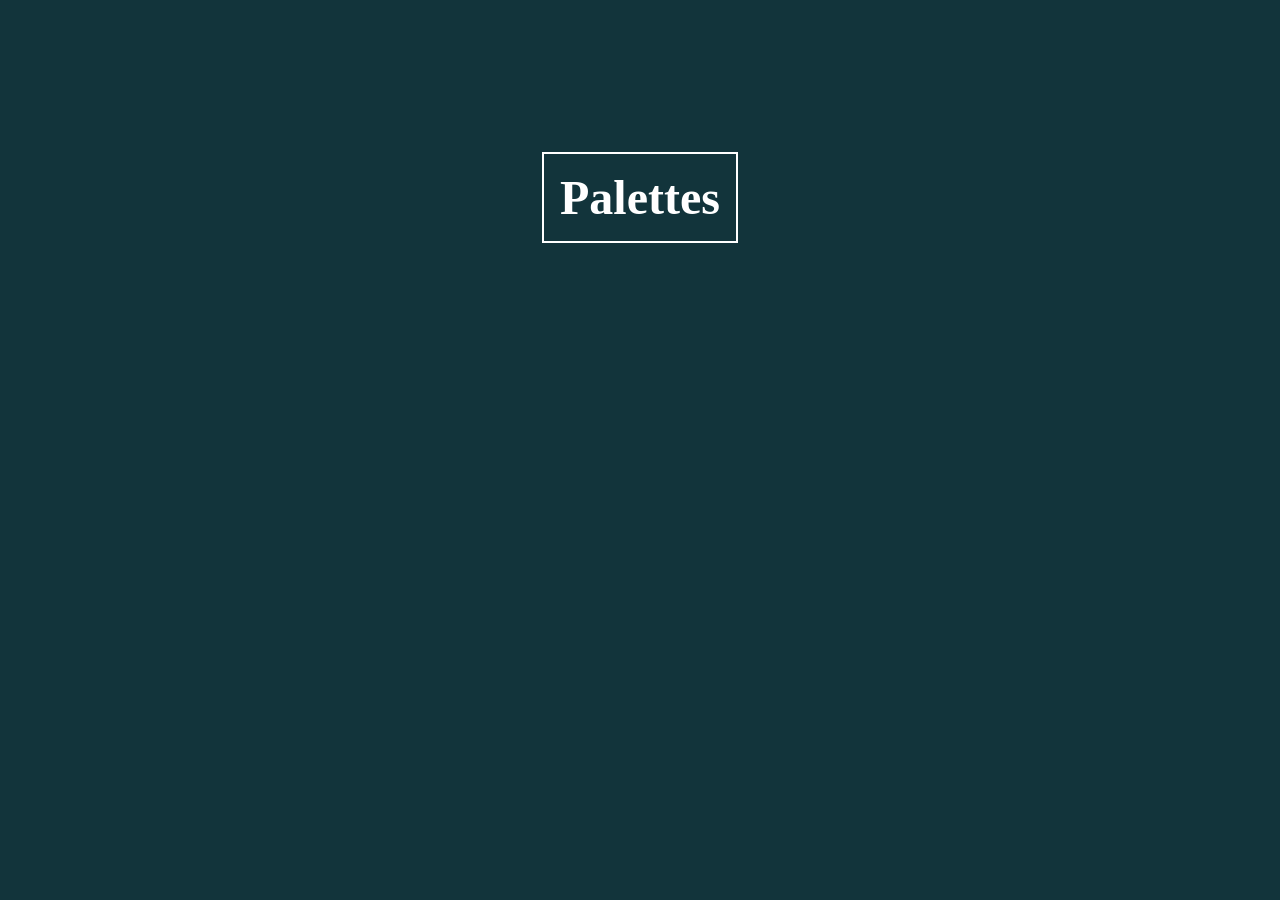
<file: index.html>
<!DOCTYPE html>
<html lang="en">
<head>
    <meta charset="UTF-8">
    <meta name="viewport" content="width=device-width, initial-scale=1.0">
    <title>Style Toolbox</title>
    <link href="../main.css" rel="stylesheet" type="text/css"/>
</head>
<body id="welcomePage">
    <!-- <a href="./pages/fonts.html"> -->
        <!-- <button class="welcomePageBtn" disabled>Fonts</button> -->
    <!-- </a> -->
    <a href="./pages/palettes.html">
        <button class="welcomePageBtn">Palettes</button>
    </a>
    <!-- <button disabled>Fonts</button> -->
    <!-- <a href="./pages/layouts.html">
        <button class="welcomePageBtn">Layouts</button>
    </a> -->
</body>
</html>
</file>
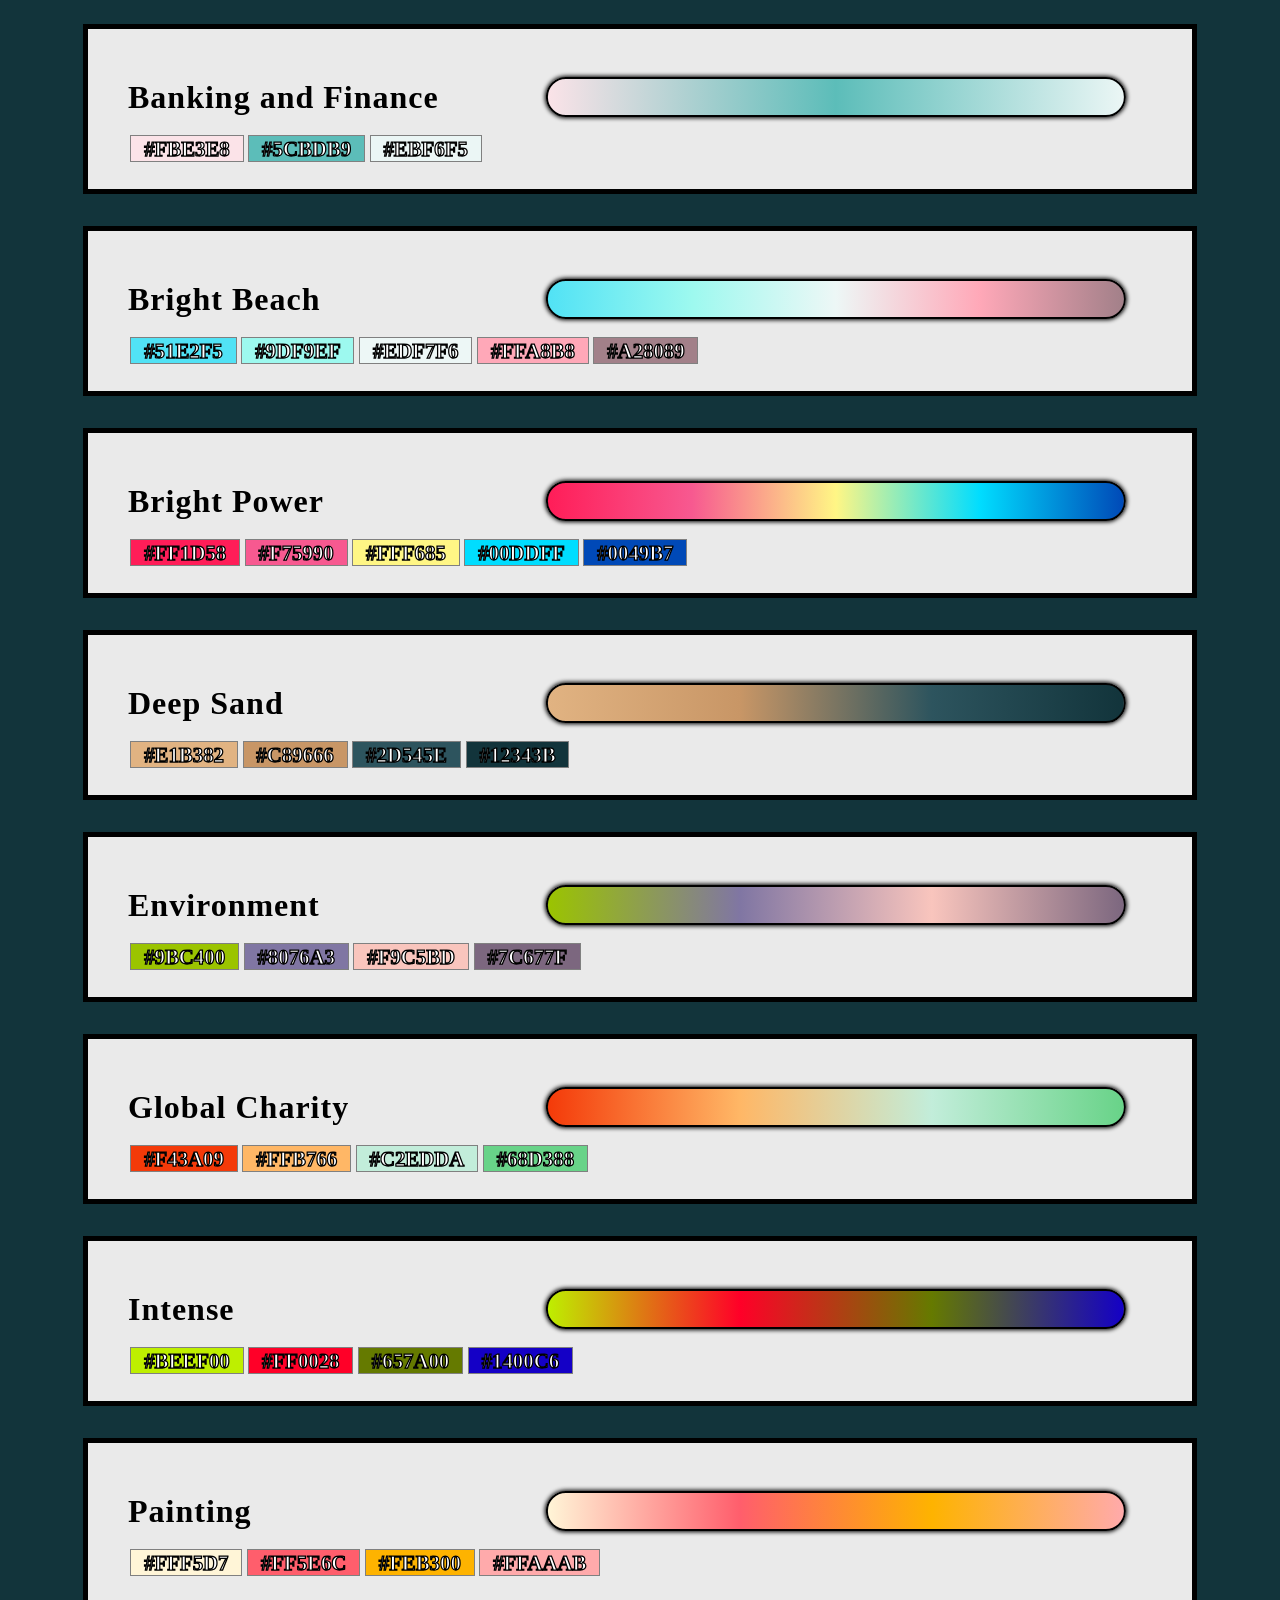
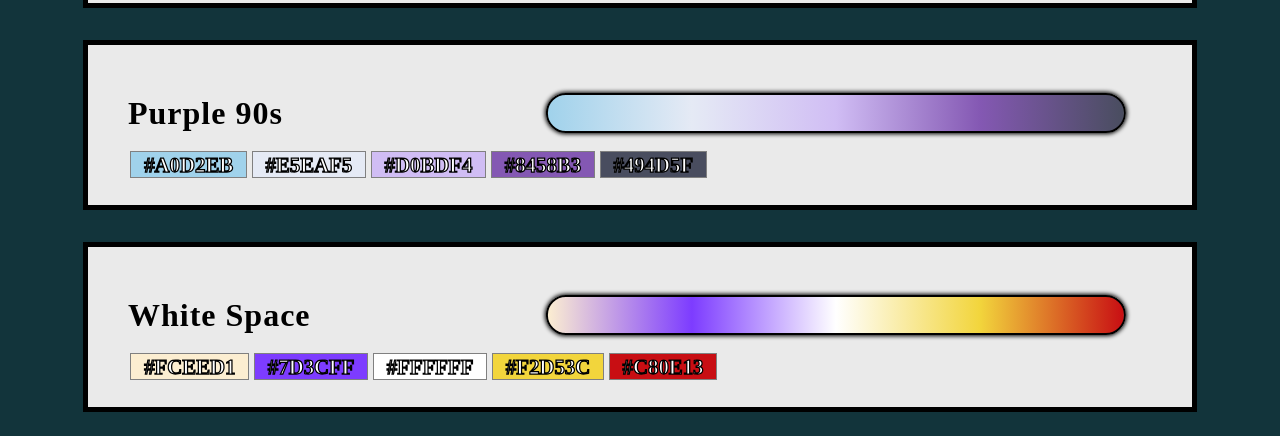
<file: palettes.html>
<!DOCTYPE html>
<html lang="en">
<head>
    <meta charset="UTF-8">
    <meta name="viewport" content="width=device-width, initial-scale=1.0">
    <title>Document</title>
    <script src="./palettes.js" type="module"></script>
    <link href="./main.css" rel="stylesheet" type="text/css"/>
</head>
<body>
    
</body>
</html>
</file>
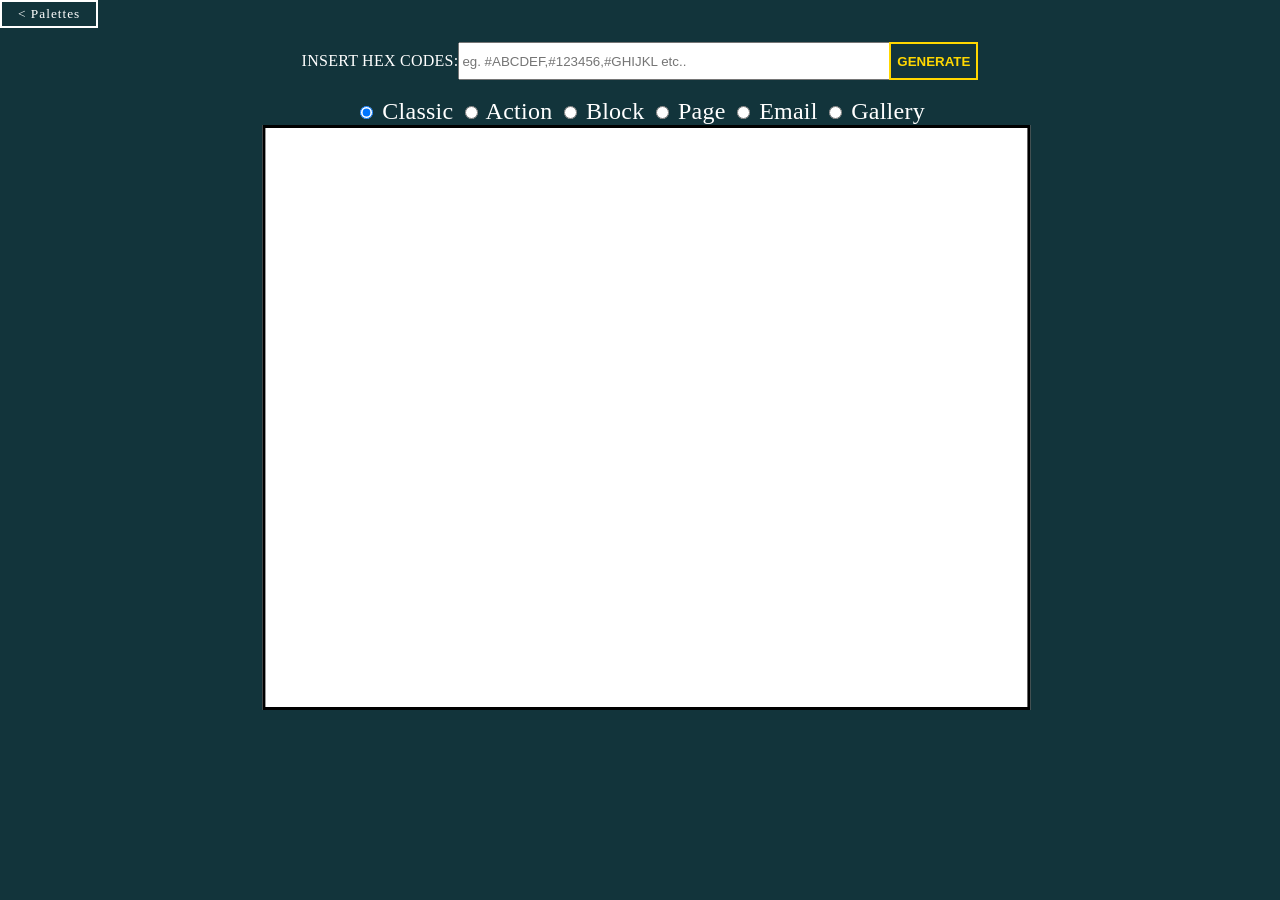
<file: pages/layouts.html>
<!DOCTYPE html>
<html lang="en">
<head>
    <meta charset="UTF-8">
    <meta name="viewport" content="width=device-width, initial-scale=1.0">
    <link href="../main.css" rel="stylesheet" type="text/css"/>
    <script src="../script/layouts.js" type="module"></script>
    <title>Design Templates</title>
</head>
<body id="layoutPage">
    <a href="./palettes.html"><button id="backBtn">&lt; Palettes</button></a>
    <div id="layoutControls" class="layoutContainer">
        <div id="layoutControls">
            <span id="layoutPaletteTitle">INSERT HEX CODES: </span>
            <input type="text" maxlength="47" id="layoutPaletteInput" placeholder="eg. #ABCDEF,#123456,#GHIJKL etc..">
            <button id="generateLayoutBtn">GENERATE</button>
        </div>
    </div>
    <div id="layoutResults" class="layoutContainer">
        <div id="layoutConstructInput">
            <input type="radio" name="layout" class="chooseLayout" id="standard" value="standard" checked>
            <label for="standard">Classic</label>
            <input type="radio" name="layout" class="chooseLayout" id="action" value="action">
            <label for="action">Action</label>
            <input type="radio" name="layout" class="chooseLayout" id="illustrative" value="illustrative">
            <label for="illustrative">Block</label>
            <input type="radio" name="layout" class="chooseLayout" id="brochure" value="brochure">
            <label for="brochure">Page</label>
            <!-- <input type="radio" name="layout" class="chooseLayout" id="focus" value="focus">
            <label for="focus">Focus<label> -->
            <input type="radio" name="layout" class="chooseLayout" id="newsletter" value="newsletter">
            <label for="newsletter">Email</label>
            <input type="radio" name="layout" class="chooseLayout" id="gallery" value="gallery">
            <label for="gallery">Gallery<label>
            <!-- 
            <input type="radio" name="layout" class="chooseLayout" id="mobile" value="Mobile">
            <label for="mobile">Mobile</label>
            <input type="radio" name="layout" class="chooseLayout" id="commerce" value="Commerce">
            <label for="commerce">Commerce</label> -->
        </div>
    


        <div id="carousel">

            <div id="templateContainer">

                <div id="standardTemplate" class="template">
                    <div class="tempHead tempObj fourth"><span class="tempTitle tempObj fourth">Header</span></div>
                    <div class="tempHero tempObj first"><span class="tempTitle tempObj">Hero Section</span></div>
                    <div class="tempBody tempObj second">Body</div>
                    <div class="tempFoot tempObj fifth">Footer</div>
                </div>

                <div id="brochureTemplate" class="template hidden">
                    <div class="tempHead tempObj second"><span class="tempTitle tempObj"></span></div>
                    <div class="tempHero tempObj second"><span class="tempTitle tempObj">Hero Section</span></div>
                    <div id="firstPage" class="tempBody tempObj first">Header</div>
                    <!-- <div class="tempFoot tempObj second"></div> -->
                    <div id="secondPage" class="tempBody tempObj fifth">Body</div>
                    <div id="thirdPage" class="tempBody tempObj fifth">Body</div>
                    <div class="tempFoot tempObj fourth"></div>
                </div>

                <div id="illustrativeTemplate" class="template hidden">
                    <div class="tempHead tempObj third">Body
                        <div class="tempFoot tempObj fifth">Action</div>
                        <span class="tempTitle tempObj"></span></div>
                    <div class="tempHero tempObj first"><span class="tempTitle tempObj">Hero Section</span></div>
                    <div class="tempBody tempObj second">Body</div>
                    <!-- <div class="tempFoot tempObj fifth"></div> -->
                </div>

                <div id="newsletterTemplate" class="template hidden">
                    <div class="tempHead tempObj fourth"><span class="tempTitle tempObj">Header</span></div>
                    <div class="tempHero tempObj first"><span class="tempTitle tempObj">Hero Section</span></div>
                    <div class="tempBody1 tempObj second">Body</div>
                    <div class="tempBody2 tempObj third">Body</div>
                    <div class="tempFoot tempObj fifth">Footer</div>
                </div>

                <div id="actionTemplate" class="template hidden">
                    <div class="tempHero tempObj first"><span class="tempTitle tempObj">Hero Section</span></div>
                    <div class="tempAction tempObj second">Action</div>
                </div>

                <div id="focusTemplate" class="template hidden">
                    <div class="tempHero tempObj first"><span class="tempTitle tempObj spec">Hero Section</span></div>
                </div>

                <div id="galleryTemplate" class="template hidden">
                    <div class="tempHead tempObj first"><span class="tempTitle tempObj">Title</span></div>
                    <div class="tempHero first">
                        <div class="galleryBlock second"></div>
                        <div class="galleryBlock second"></div>
                        <div class="galleryBlock third"></div>
                        <div class="galleryBlock third"></div>
                        <div class="galleryBlock fourth"></div>
                        <div class="galleryBlock fourth"></div>
                        <div class="galleryBlock fifth"></div>
                        <div class="galleryBlock fifth"></div>
                        <div class="galleryBlock sixth"></div>
                        <div class="galleryBlock sixth"></div>
                    </div>
                    <!-- <div class="tempBody tempObj second">Body</div> -->
                    <!-- <div class="tempFoot tempObj fifth">Footer</div> -->
                </div>
                
            </div>

        </div>



    </div>
</body>
</html>
</file>
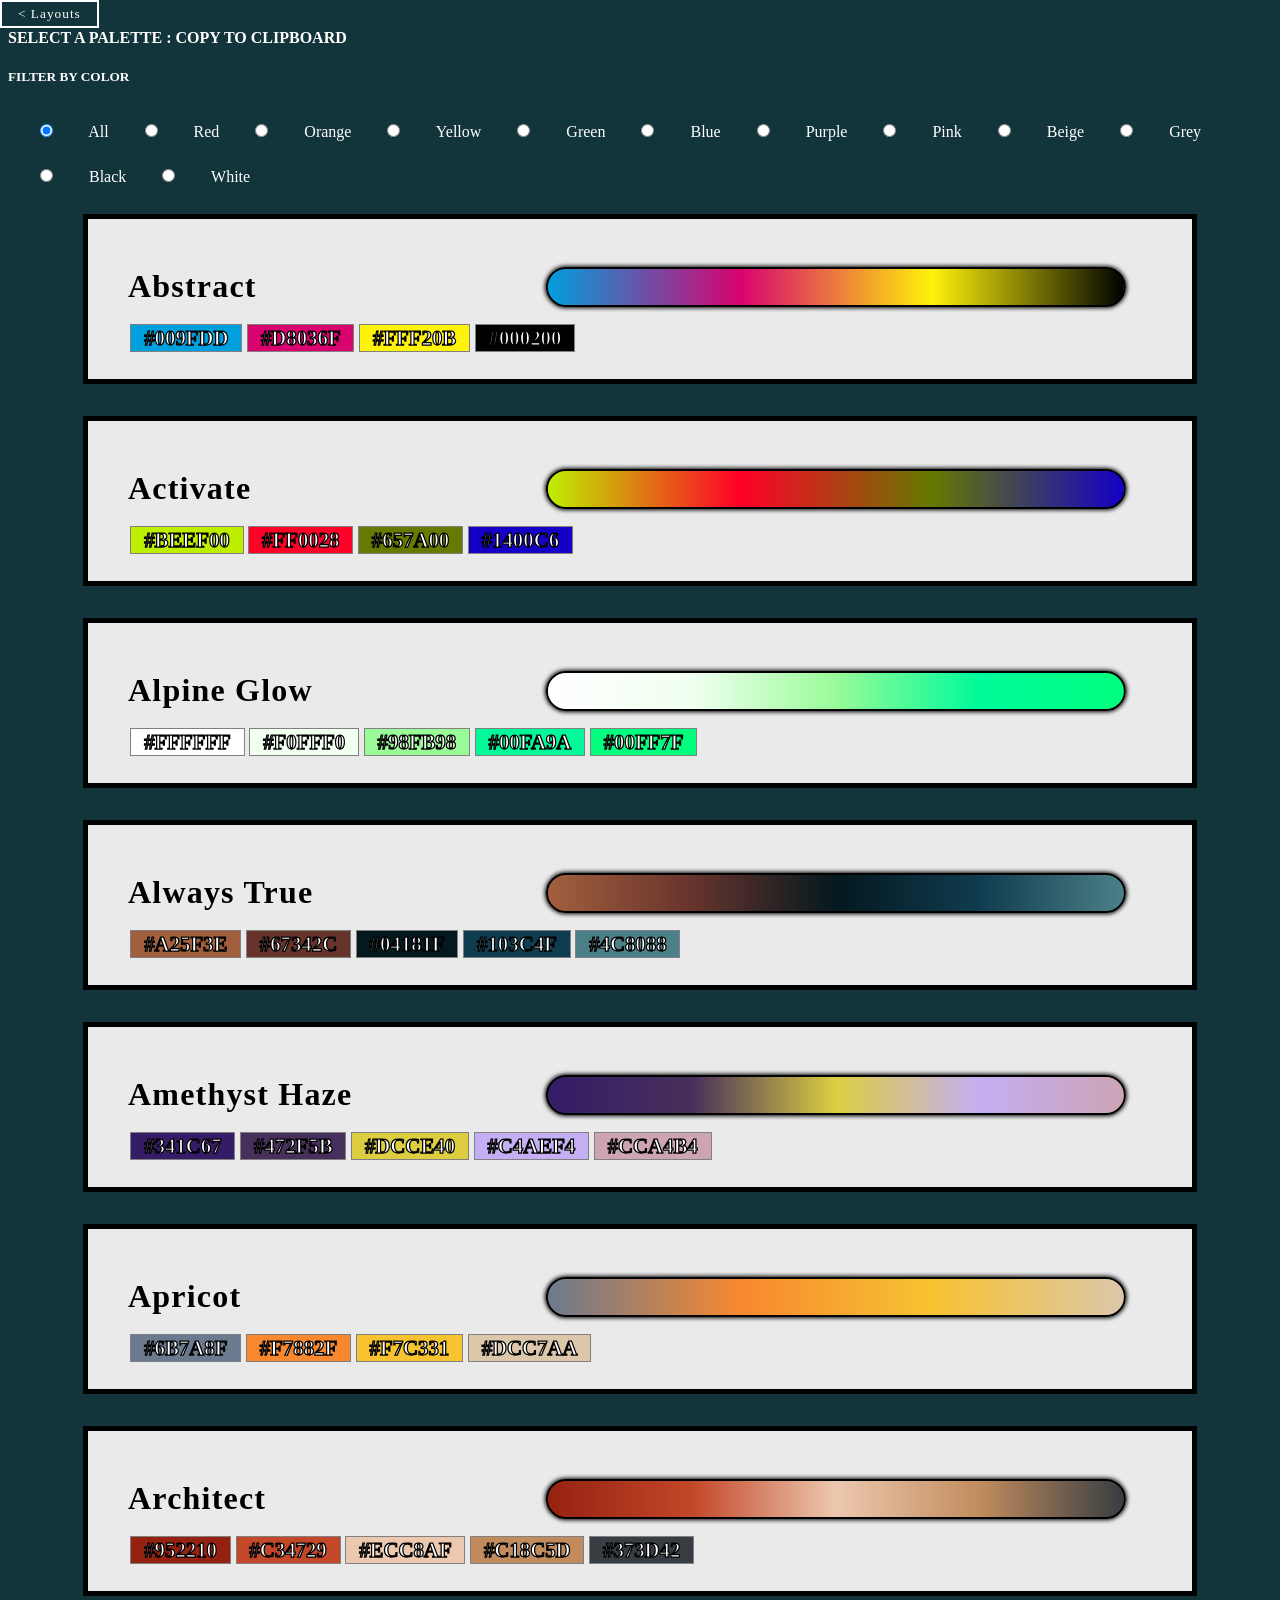
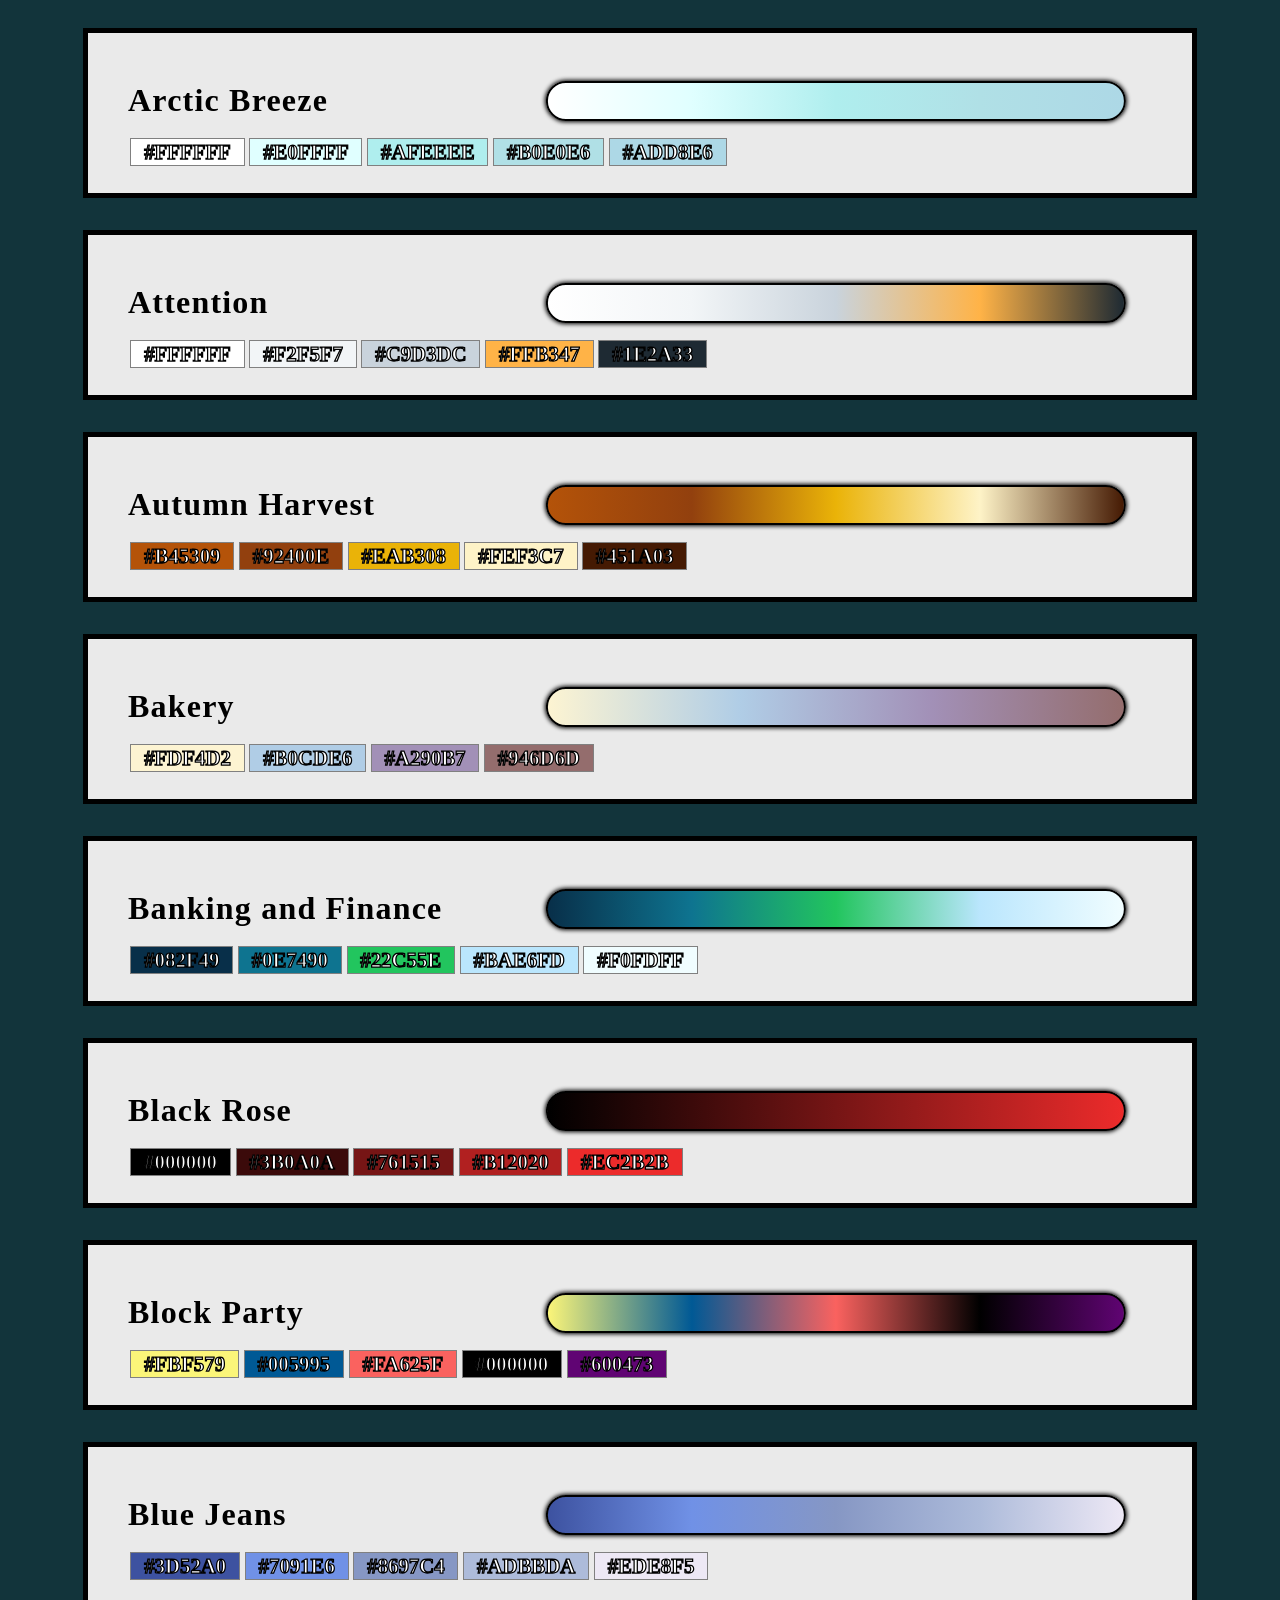
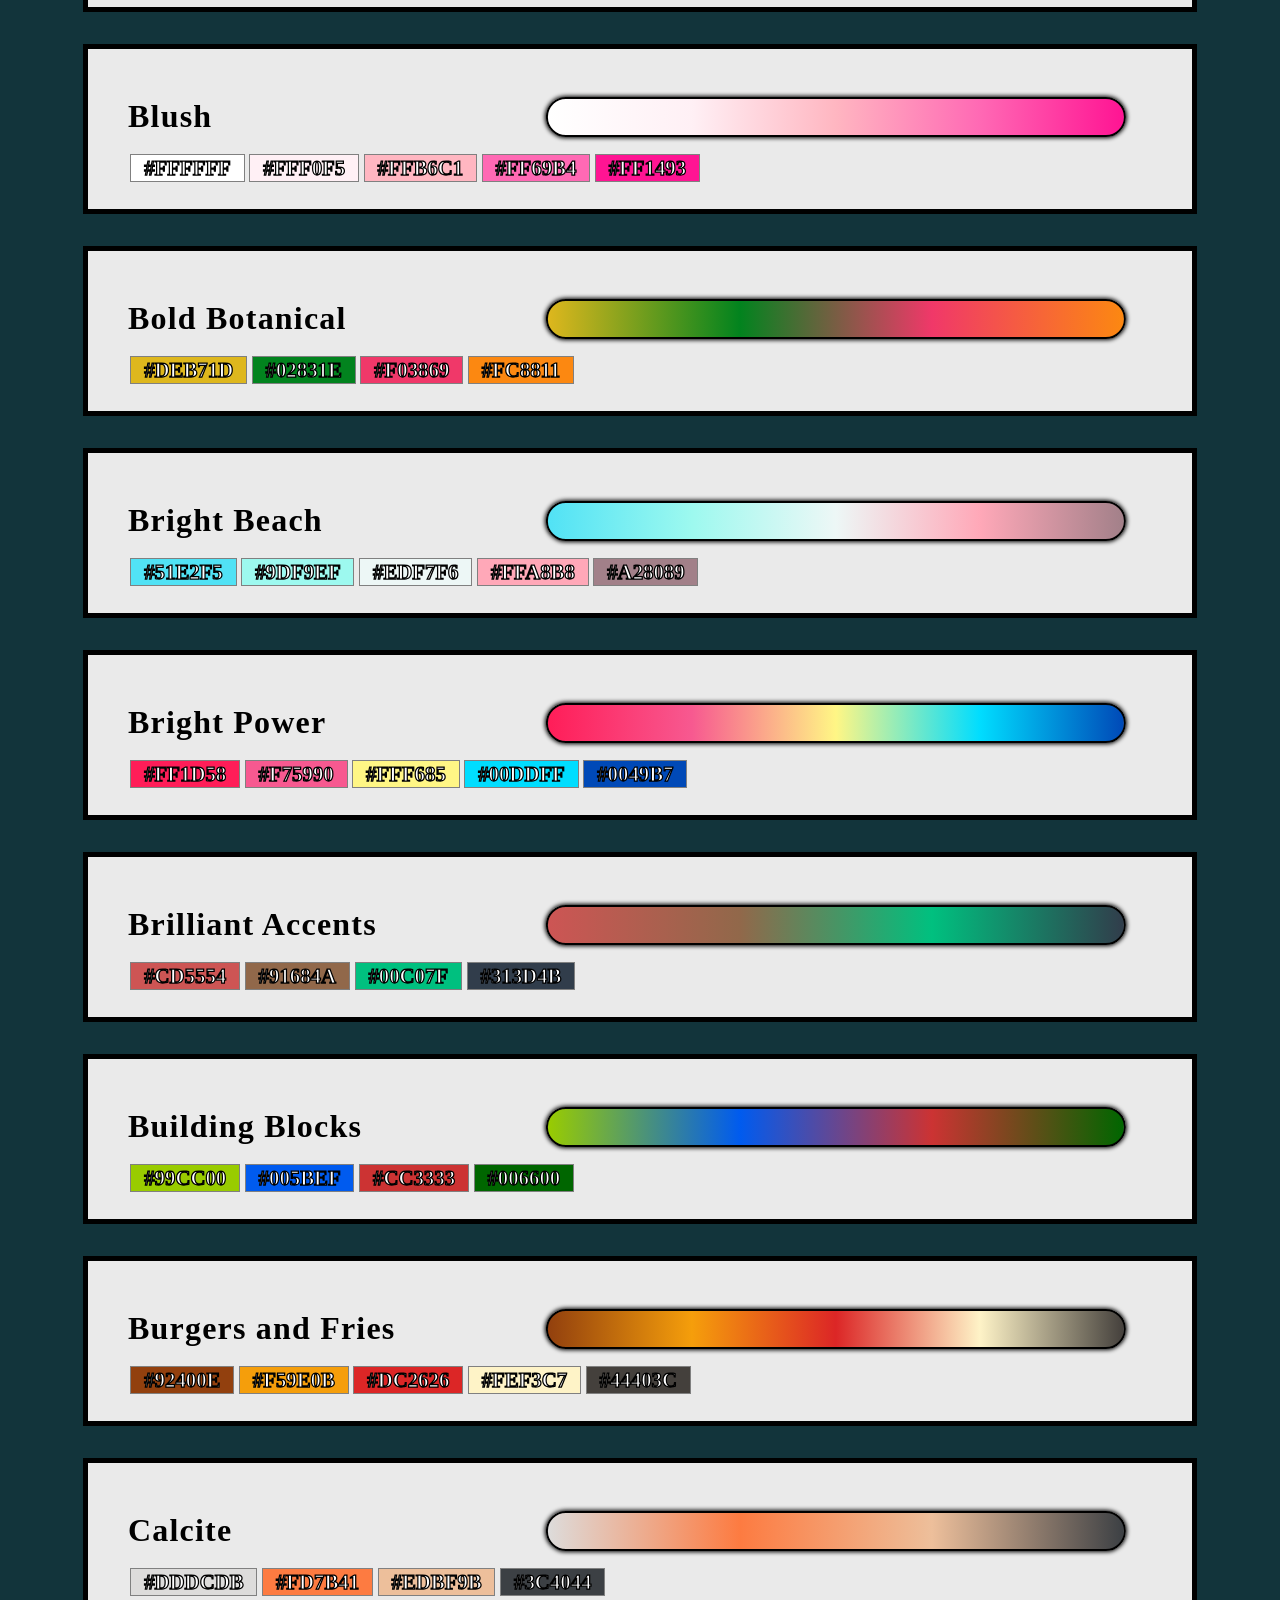
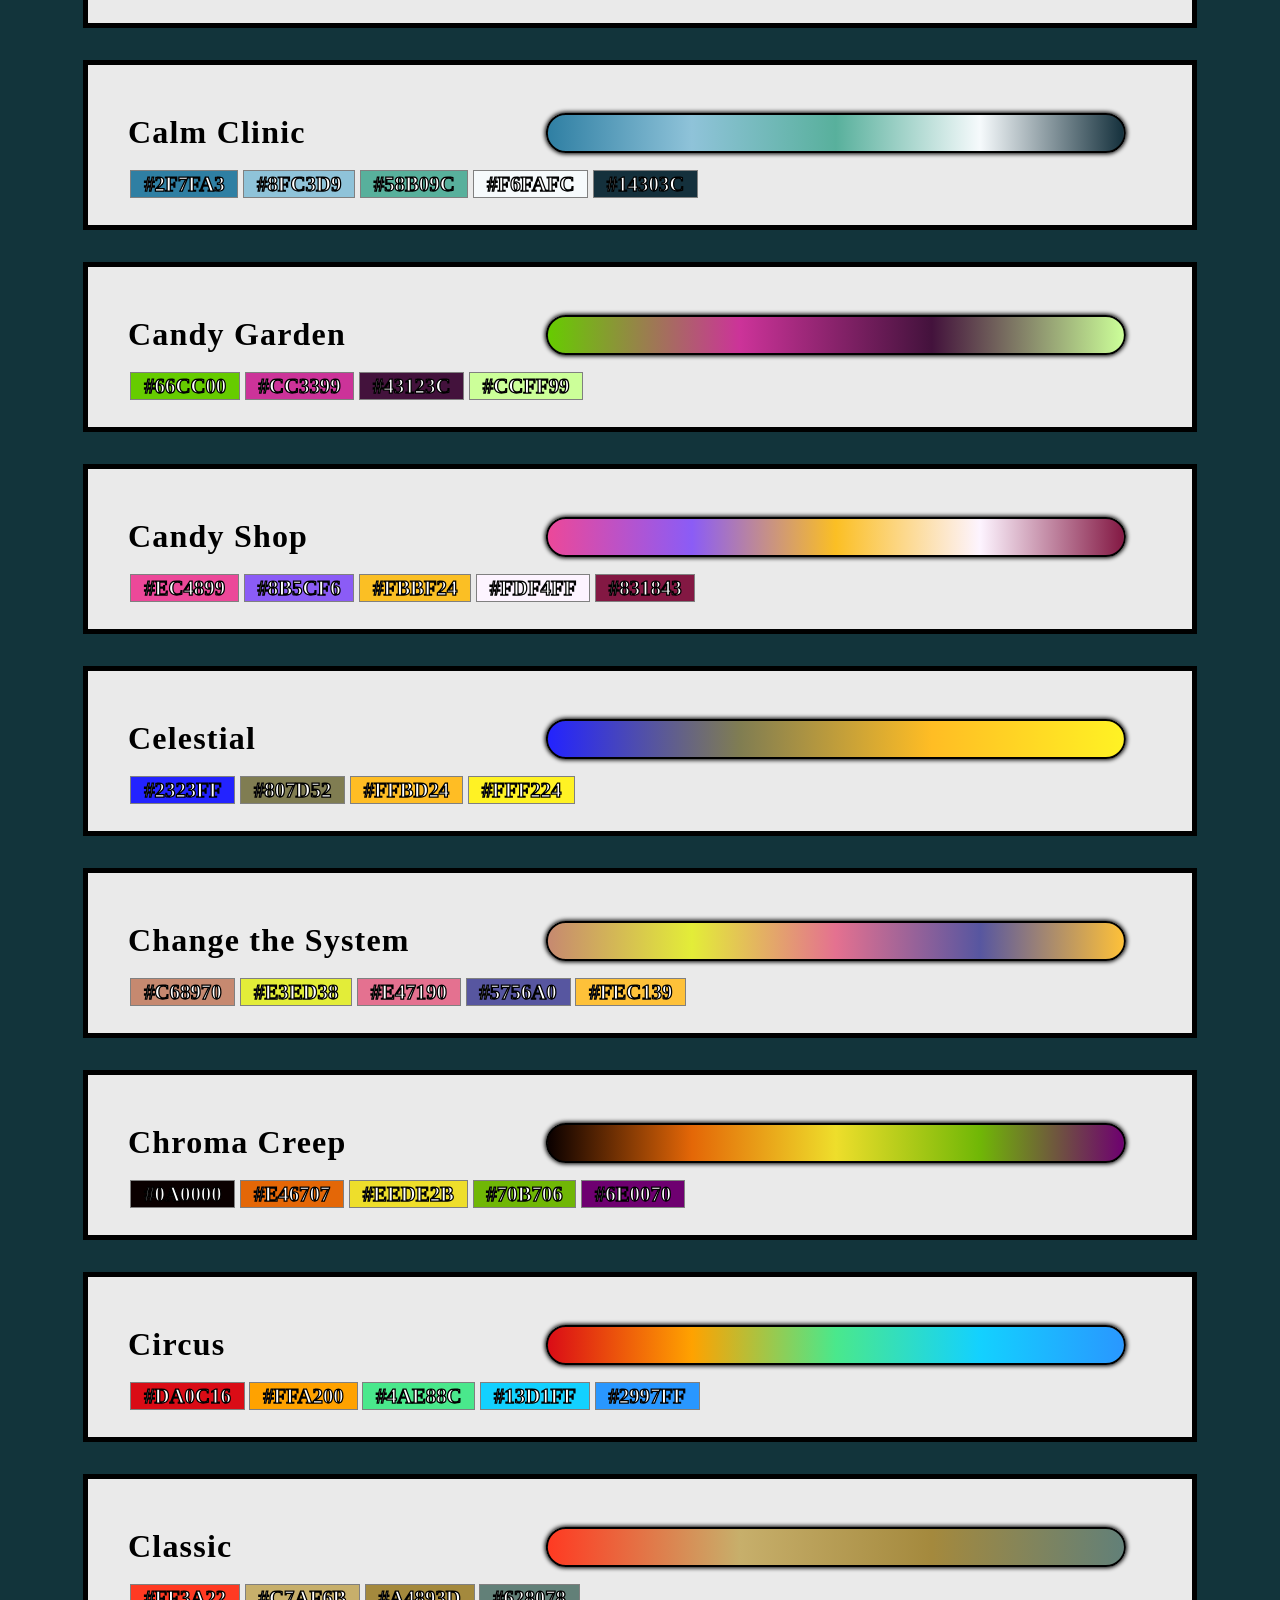
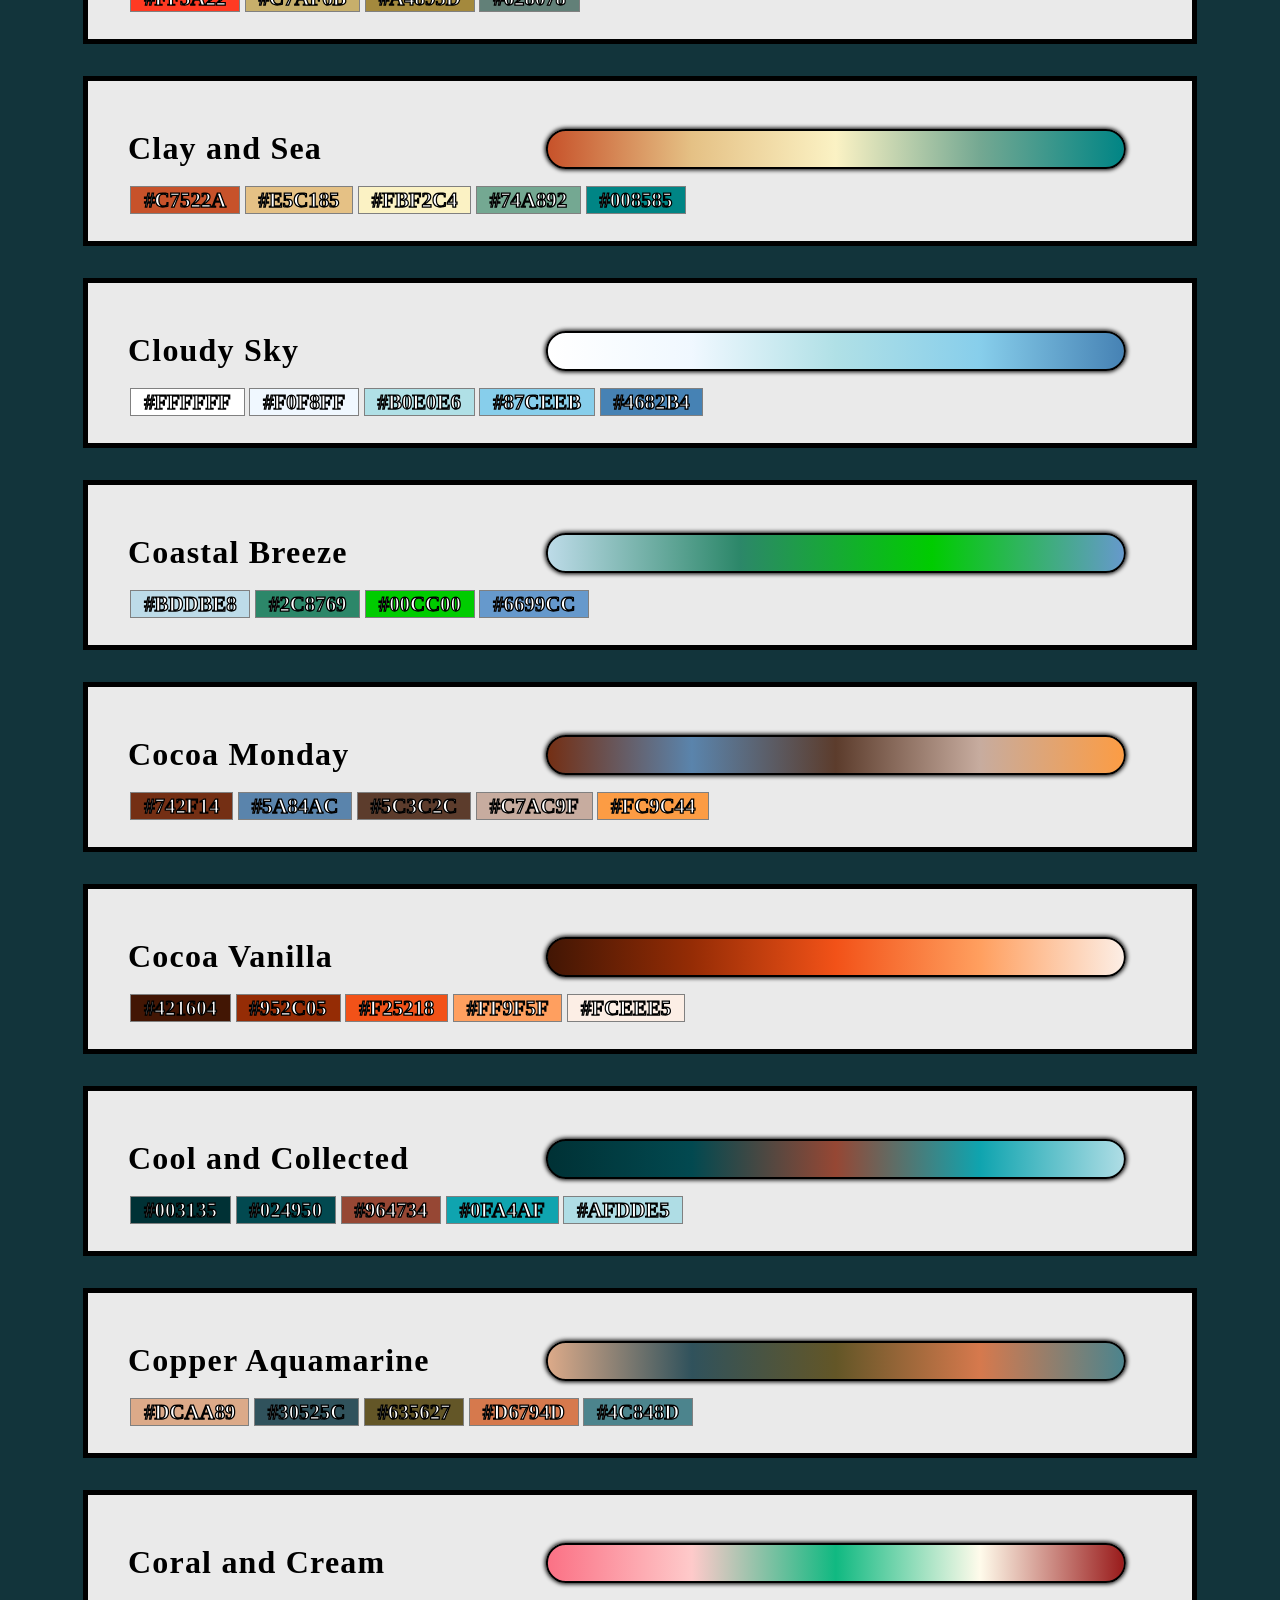
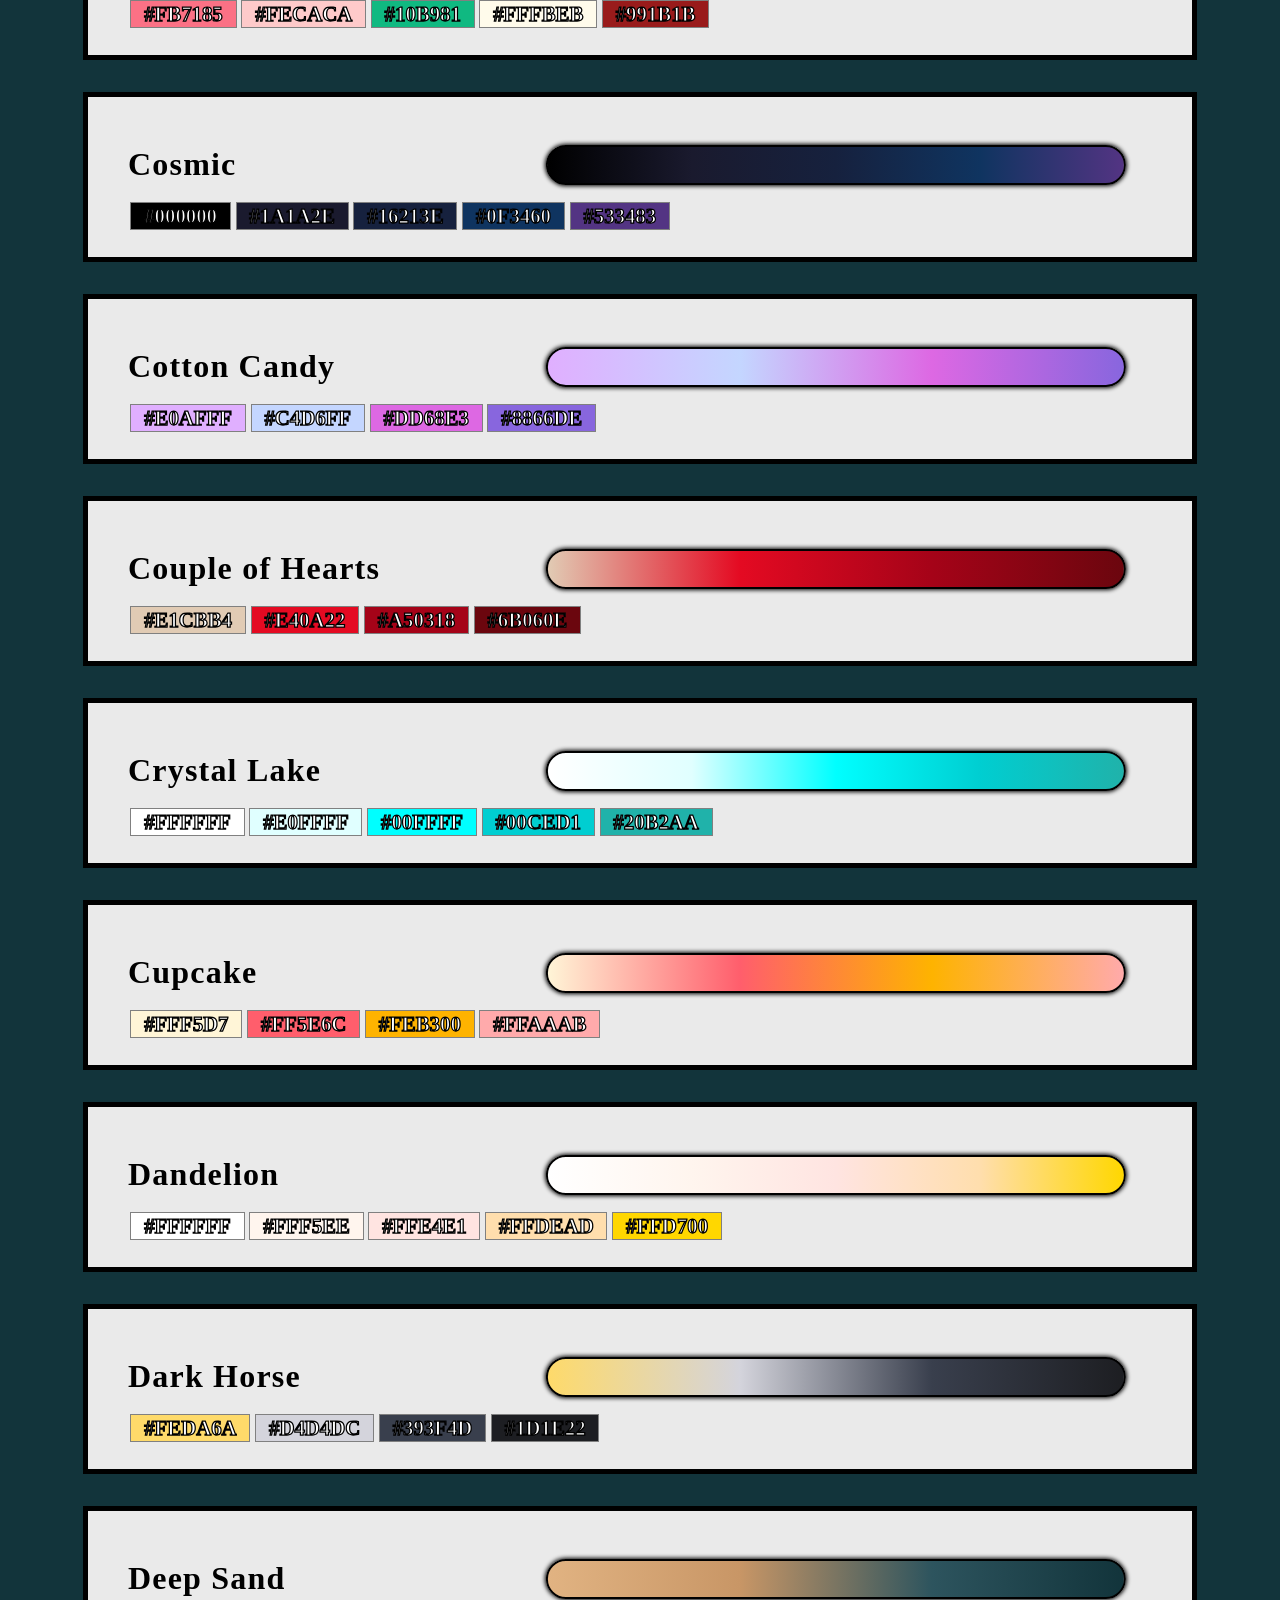
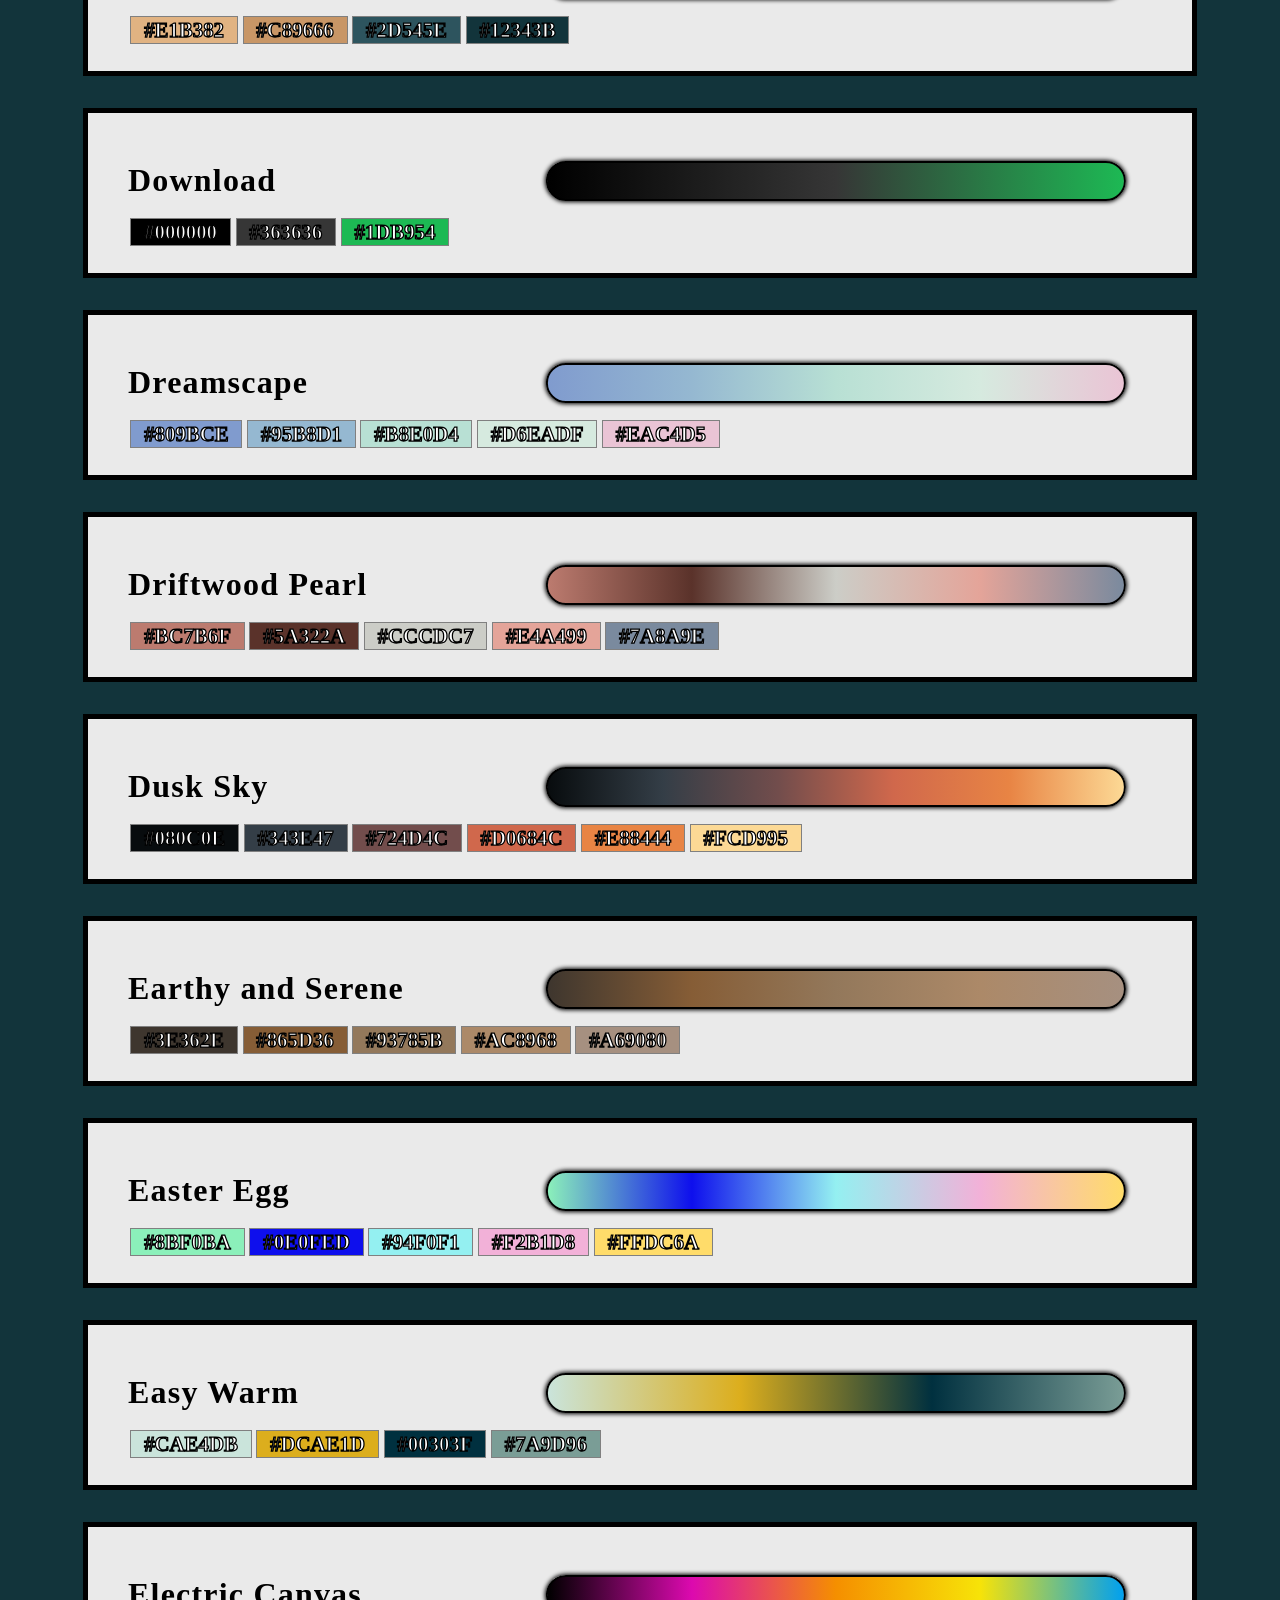
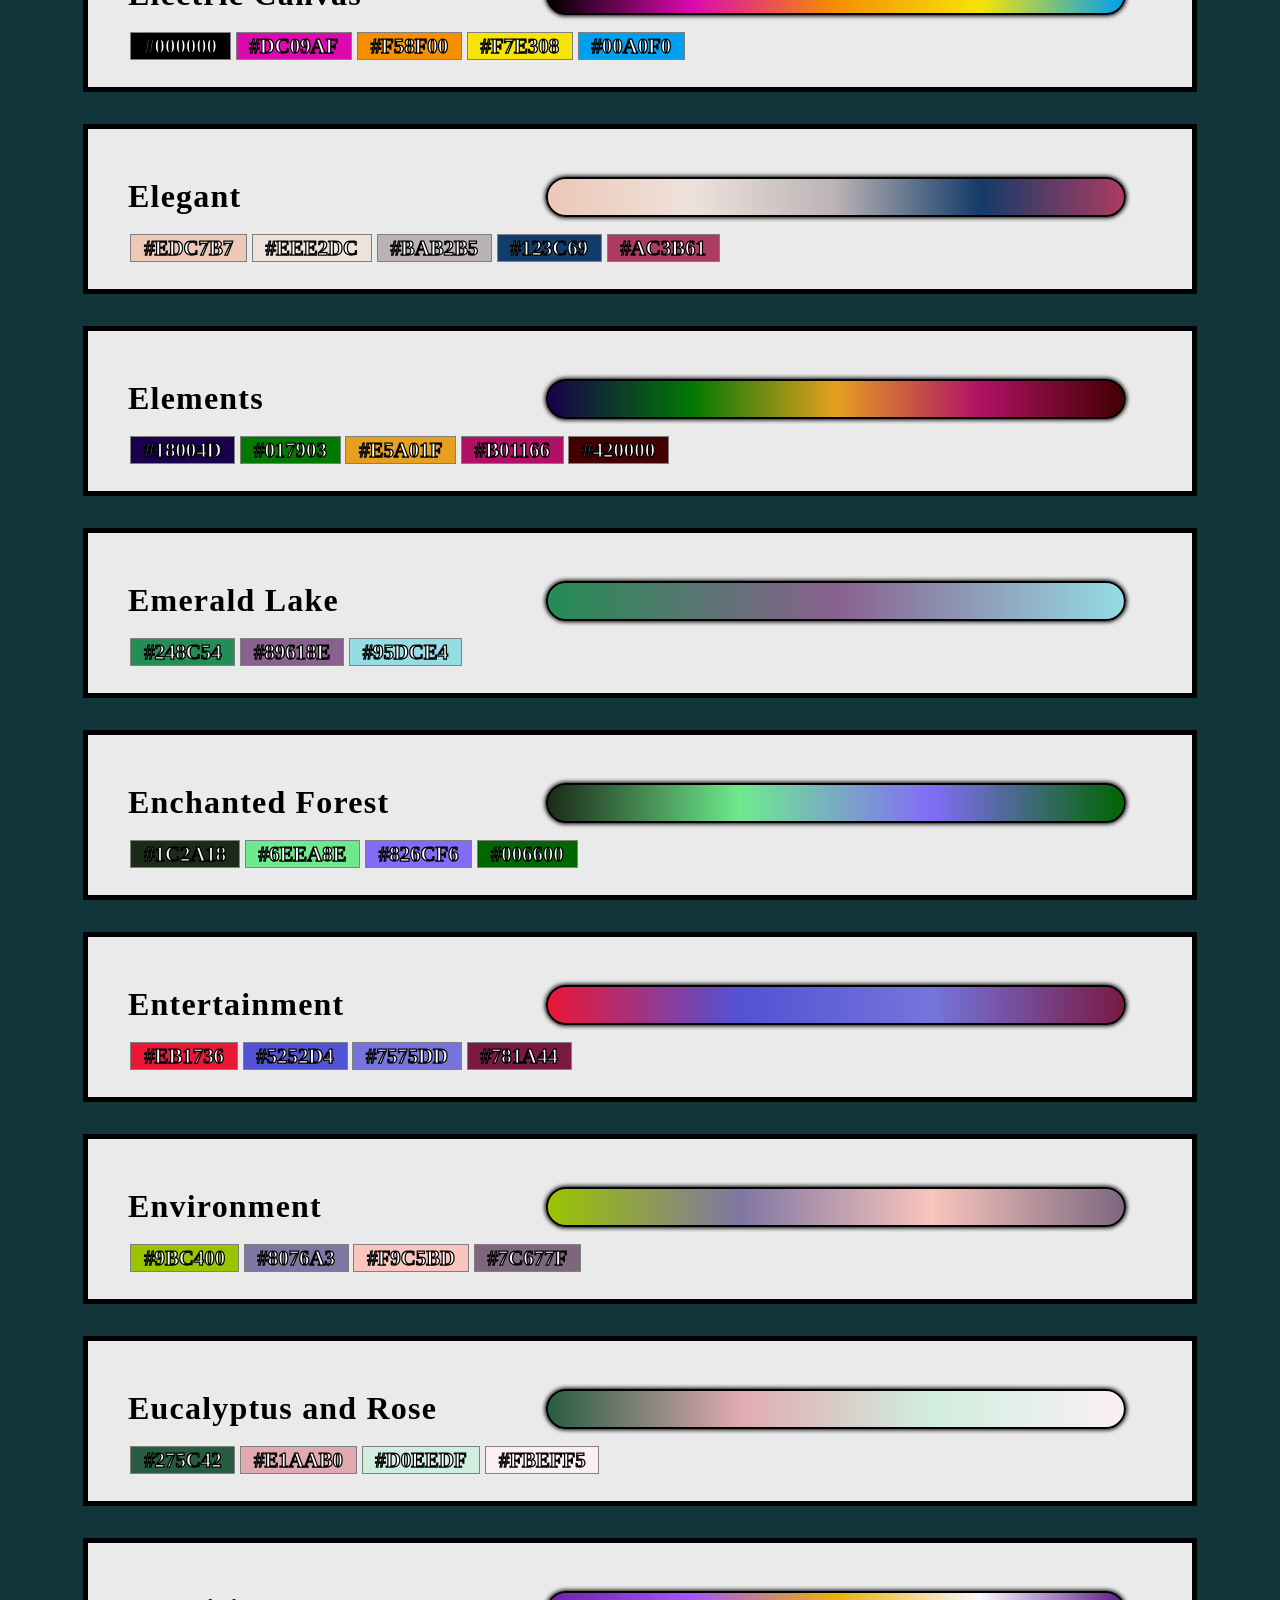
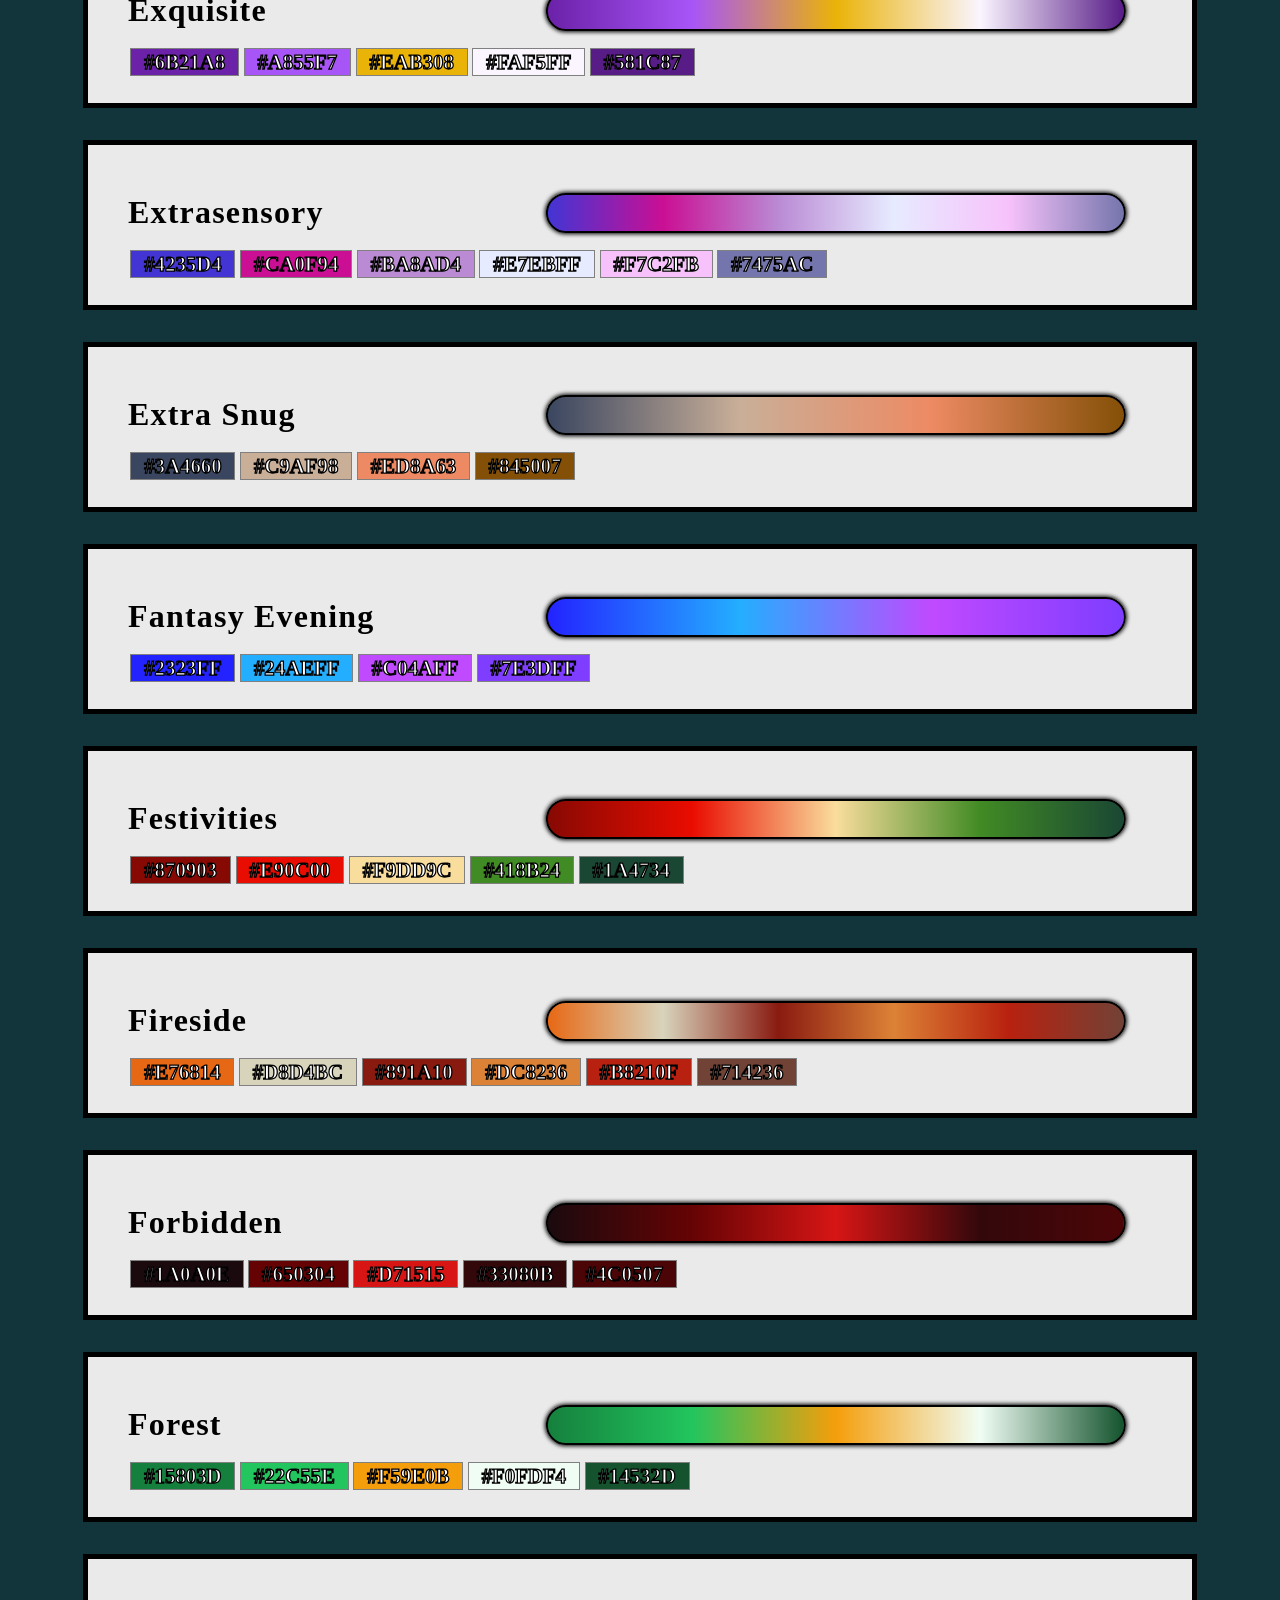
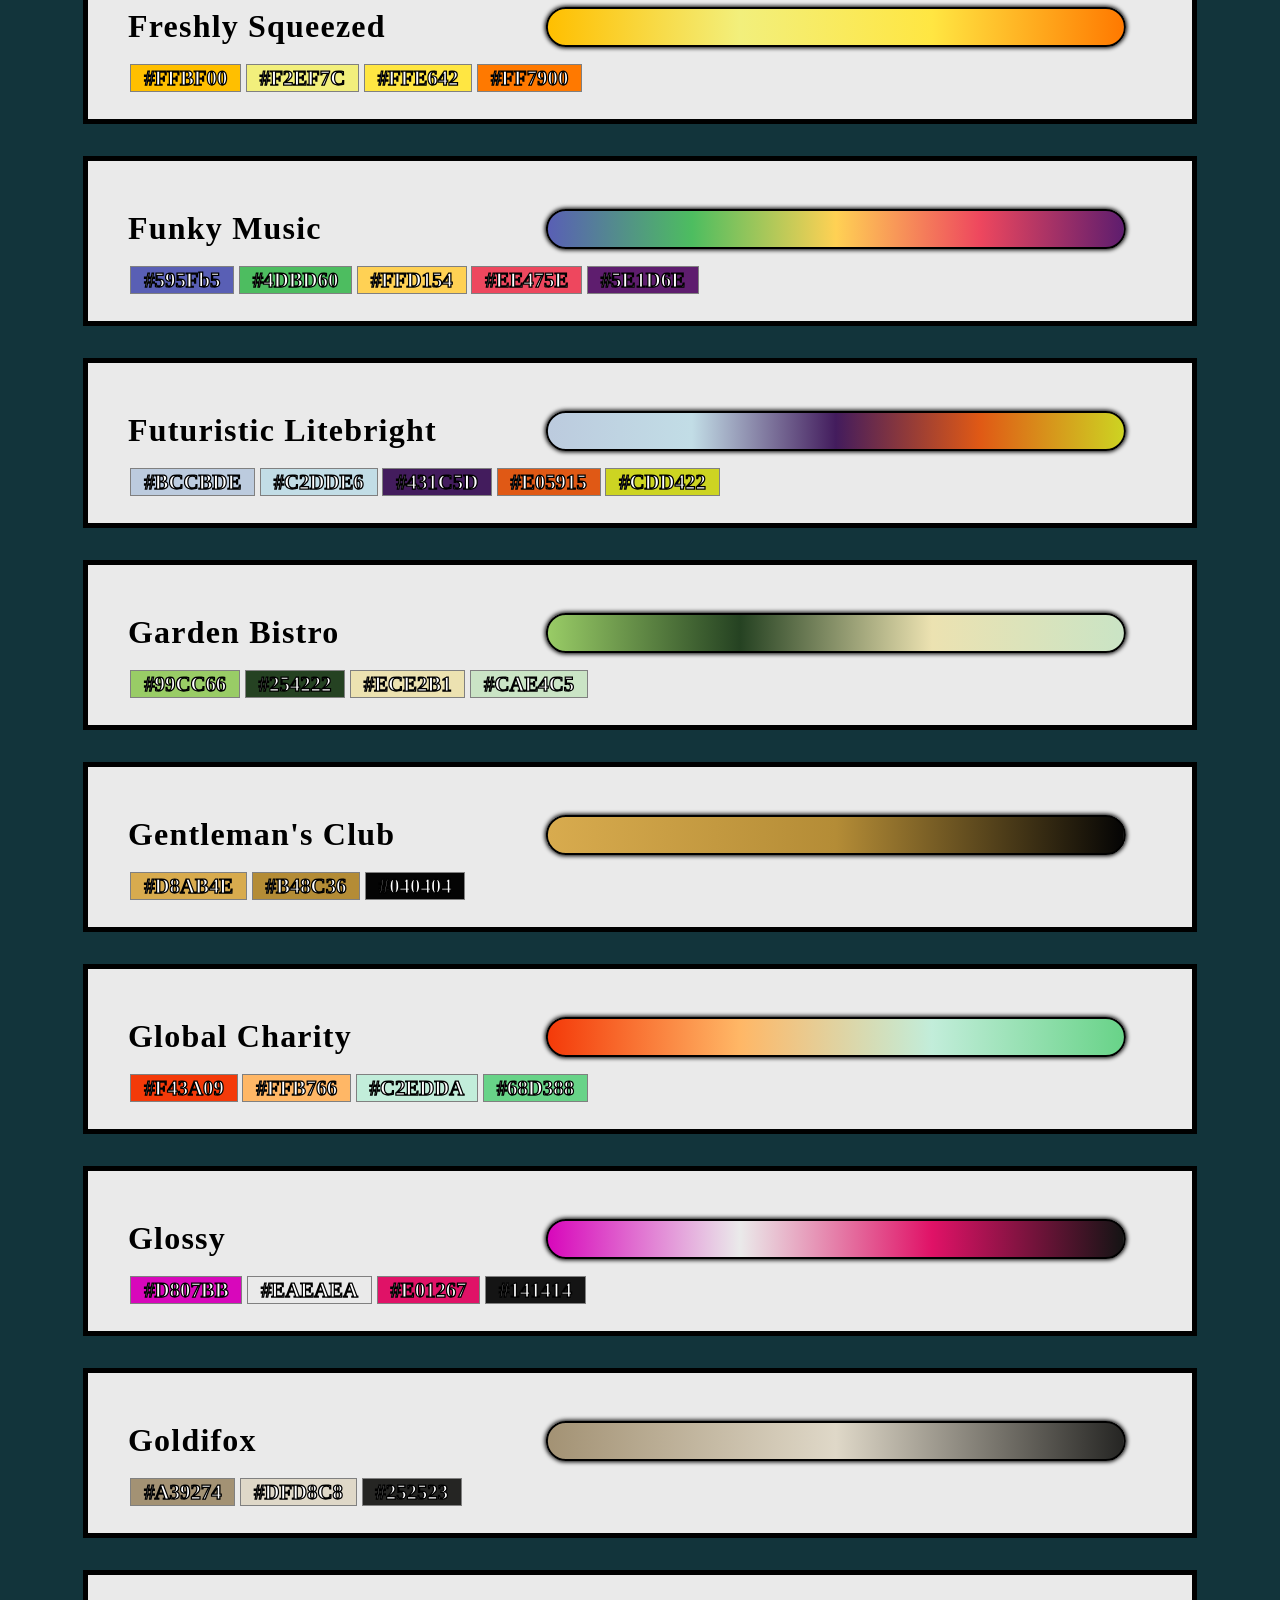
<file: pages/palettes.html>
<!DOCTYPE html>
<html lang="en">
<head>
    <meta charset="UTF-8">
    <meta name="viewport" content="width=device-width, initial-scale=1.0">
    <title>Palettes</title>
    <script src="../script/main.js" type="module"></script>
    <link href="../main.css" rel="stylesheet" type="text/css"/>
</head>
<body>
    <a href="./layouts.html" id="backClick"><button id="backBtn">&lt; Layouts</button></a>
    <div id="filter">
        <h4>SELECT A PALETTE : COPY TO CLIPBOARD</h4>
        <h5>FILTER BY COLOR</h5>
        <input type="radio" name="colorFilter" class="colorFilter" id="All" value="All" checked>
        <label for="All">All</label>
        <input type="radio" name="colorFilter" class="colorFilter" id="Red" value="Red">
        <label for="Red">Red</label>
        <input type="radio" name="colorFilter" class="colorFilter" id="Orange" value="Orange">
        <label for="Orange">Orange</label>
        <input type="radio" name="colorFilter" class="colorFilter" id="Yellow" value="Yellow">
        <label for="Yellow">Yellow</label>
        <input type="radio" name="colorFilter" class="colorFilter" id="Green" value="Green">
        <label for="Green">Green</label>
        <input type="radio" name="colorFilter" class="colorFilter" id="Blue" value="Blue">
        <label for="Blue">Blue</label>
        <input type="radio" name="colorFilter" class="colorFilter" id="Purple" value="Purple">
        <label for="Purple">Purple</label>
        <input type="radio" name="colorFilter" class="colorFilter" id="Pink" value="Pink">
        <label for="Pink">Pink</label>
        <input type="radio" name="colorFilter" class="colorFilter" id="Beige" value="Beige">
        <label for="Beige">Beige</label>
        <input type="radio" name="colorFilter" class="colorFilter" id="Grey" value="Grey">
        <label for="Grey">Grey</label>
        <input type="radio" name="colorFilter" class="colorFilter" id="Black" value="Black">
        <label for="Black">Black</label>
        <input type="radio" name="colorFilter" class="colorFilter" id="White" value="White">
        <label for="White">White</label>
    </div>
    
</body>
</html>
</file>
<file: main.css>
:root {
    --fontFamily: 'Segoe UI';
    --mainColor: #12343B;
    --secondaryColor: gold;
}
body {
    display: grid;
    place-items: center;
    background-color: var(--mainColor);
}
#welcomePage {
    display: grid;
    place-items: center;
    padding: 10%;
}
.welcomePageBtn {
    padding: 1rem;
    margin: 1rem;
    font-weight: bold;
    font-size: 3rem;
    font-family: var(--fontFamily);
    border: 2px solid white;
    background-color: transparent;
    color: white;
}
#backBtn {
    position: absolute;
    left: 0;
    top: 0;
    background-color: transparent;
    color: white;
    padding: 0.25rem 1rem;
    border: 2px solid white;
    font-family: Impact;
    letter-spacing: 1px;
}
.hidden {
    position: absolute;
    opacity: 0;
    height: 0px;
    width: 0px;
    display: none;
}



/**                 PALETTES               **/



#filter {
    color: white;
    font-family: var(--fontFamily), consolas;
    
}
.colorFilter {
    margin: 1rem 2rem;
    border: 1px solid white;
}
.colorFilter:hover, .palette:hover, label:hover, button:hover {
    cursor: pointer
}
.color {
    font-weight: bold;
    color: white;
    -webkit-text-stroke: 1.25px black;
    font-size: 185%;
    /* font-family: var(--fontFamily); */
    font-family: Impact;
    padding: 0.15vw 2.25vw;
    margin: 0.15rem;
    border: 0.5px solid grey;
}
.palette {
    border: 5px solid black;
    background-color: rgb(234, 234, 234);
    margin: 1rem;
    padding: 1.75rem 2.5rem;
    width: 80vw;
}
.palette.hidden {
    position: absolute;
    opacity: 0;
    height: 0px;
    width: 0px;
    display: none;
}
.paletteBackground {
    width: 45vw;
    height: 45%;
    border-radius: 45px;
    transform: translateX(-4.5%);
    border: 2px solid black;
    box-shadow: 0px 0px 4px 1px black;
}
.paletteInfo {
    width: 100%;
    display: flex;
    justify-content: space-between;
    align-items: center;
    height: 5rem;
    font-family: Impact;
    letter-spacing: 1px;
}
.paletteTitle {
    letter-spacing: 1.2px;
}


/**                   LAYOUTS                  **/



#layoutPaletteInput {
    width: 40vw;
    height: 2rem;
}

.layoutContainer {
    /* border: white 1px solid; */
    min-height: 10vh;
}
#carousel { display: flex; align-items: center }
#templateContainer {
    /* border: 1px solid orange; */
    width: 35vw;
    overflow: visible;
    aspect-ratio: 1;
    position: relative;
    display: grid;
    place-items: center;
    left: 50%;
    transform: translateX(-50%);
    font-family: 'Segoe UI';
    font-size: 110%;
    font-weight: bold;
}
.template {
    position: relative;
    height: 90%;
    box-sizing: border-box;
    border: 3px solid black;
    /* border: 12px solid red; */
    background-color: white;
}
#thirdPage {
    background-color: white;
}
.tempObj { 
    color: white; 
    position: absolute; 
    display: grid; 
    place-items: center;
    font-size: 175%; 
    font-weight: bold;
    display: flex;
    flex-wrap: wrap;
    justify-content: center;
    align-items: center;
    font-family: Impact;
}

/* .tempObj.tempHead { font-family: 'Franklin Gothic'; } */
.tempHead * { display: flex; justify-content: center; flex-wrap: wrap }
.tempObj.tempHero { 
    font-family: 'Impact'; 
    /* -webkit-text-stroke: 0.25px black;  */
    letter-spacing: 1.5px;
    padding: 1rem;
    box-sizing: border-box;
    font-size: 200% }
/* .tempObj.tempBody, .tempObj.tempBody1, .tempObj.tempBody2 { font-family: 'Segoe UI'; } */
/* .tempObj.tempFoot { font-family: 'consolas' } */



#standardTemplate { width: 60vw; height: 65vh; position: relative; left: 50%; transform: translateX(-70%); }
#standardTemplate .tempHead { top: 0; height: 5%; width: 100%; font-size: 60% }
#standardTemplate .tempHero { top: 5%; height: 55%; width: 100% }
#standardTemplate .tempBody { top: 60%; height: 35%; width: 100% }
#standardTemplate .tempFoot { bottom: 0; height: 5%; width: 100%; font-size: 80% }

#brochureTemplate { width: 160%; height: 70vh; top: 5%; left: 50%; transform: translateX(-55%); }
#brochureTemplate .tempObj { position: absolute; box-sizing: border-box; }
#brochureTemplate .tempHead { top: 0px; left: 100%; height: 20%; width: 49.9%; aspect-ratio: 1; z-index:1; border: 3px solid rgb(40, 40, 40);}
#brochureTemplate .tempHero { bottom: 0px; left:0; height: 60%; width: 49.9%; z-index: 1; padding: 1rem; box-sizing: border-box; border: 2px solid rgb(40, 40, 40);}
#brochureTemplate .tempFoot { top: 0px; left: 50%; height: 20%; width: 49.9%; z-index: 2; border: 3px solid rgb(40, 40, 40);}
#brochureTemplate #firstPage { top: 0; height: 40%; width: 50%; z-index: 0; border: 2px solid rgb(40, 40, 40); box-sizing: border-box; }
#brochureTemplate #secondPage { bottom: 0; height: 100%; width: 50%; right: 0; z-index: 0; border: 2px solid rgb(40, 40, 40); box-sizing: border-box }
#brochureTemplate #thirdPage { bottom: 0; height: 100.5%; width: 50%; right: -50%; z-index: 0; border: 3px solid black; box-sizing: border-box }
#brochureTemplate .tempObj { overflow: hidden }

#illustrativeTemplate { width: 60vw; height: 70vh; position: relative; right: 50%; transform: translateX(30%); overflow: hidden ;}
#illustrativeTemplate .tempObj { position: absolute; }
#illustrativeTemplate .tempHead { top: 0; right: 0; width: 35%; height: 60%; z-index: 1}
#illustrativeTemplate .tempHero { top: 0; left: 0; height: 70%; width:65% }
#illustrativeTemplate .tempBody { top: 60%; left: 0; height: 40%; width: 65% }
#illustrativeTemplate .tempFoot { width: 100%; height: 70%; top: 100%;  z-index: 40 }

#newsletterTemplate { width: 100%; height: 600%; transform: translateY(43%); }
#newsletterTemplate .tempObj { left: 50%; transform: translateX(-50%); position: absolute; }
#newsletterTemplate .tempHead { top: 1%; height: 15%; width: 90% }
#newsletterTemplate .tempHero { top: 17%; height: 36%; width: 90% }
#newsletterTemplate .tempBody1 { top: 54%; height: 20%; width: 90% }
#newsletterTemplate .tempBody2 { top: 74%; height: 20%; width: 90% }
#newsletterTemplate .tempFoot { bottom: 1%; height: 4%; width: 90%; }

#actionTemplate { width: 60vw; height: 65vh; position: relative; right: 50%; transform: translateX(30%); }
#actionTemplate .tempObj { position: absolute }
#actionTemplate .tempHero { top: 0; left: 0; height: 100%; width: 100%; z-index: 1 }
#actionTemplate .tempAction { bottom: 1rem; bottom: 2rem; height: 20%; width: 55% ; z-index: 2; padding: 0.5rem; left: 50%; transform: translateX(-50%); }

#focusTemplate { width: 60vw; height: 65vh; position: relative; right: 50%; transform: translateX(30%); }
#focusTemplate .tempObj { position: absolute }
#focusTemplate .tempHero { top: 0; left: 0; height: 100%; width: 100%; z-index: 1 }
#focusTemplate .tempAction { bottom: 1rem; bottom: 2rem; height: 20%; width: 60% ; z-index: 2; left: 50%; transform: translateX(-50%); }

#galleryTemplate { width: 52vw; height: auto; position: relative; left: 50%; transform: translateX(-70%); top: 5vw; }
#galleryTemplate .tempHead { top: 0; height: 10%; width: 100%; position: relative }
body #galleryTemplate .tempHero { top: 10%; height: 90%; width: 100%; display: flex; justify-content: center; flex-wrap: wrap; overflow-y: scroll }
#galleryTemplate .tempTitle { position: relative; top: 1rem; letter-spacing: 3px; }
#galleryTemplate .tempHero .galleryBlock { width: 20vw; aspect-ratio: 1; position: relative; z-index: 4; margin: 1rem; top: 15vw }
#galleryTemplate .tempBody { top: 60%; height: 30%; width: 100% }
#galleryTemplate .tempFoot { bottom: 0; height: 10%; width: 100% }

#layoutControls {
    position: relative;
    top: 0.25rem;
    display: flex;
    align-items: center;
}
#layoutConstructInput {
    font-size: 1.5rem;
}

#generateLayoutBtn {
    color: var(--secondaryColor);
    padding: 0.7rem rem;
    border: 2px solid var(--secondaryColor);
    background-color: var(--mainColor);
    position: absolute;
    font-weight: bold;
    right: 0;
    height: 100%;
}

#layoutPage { color: white; font-family: Impact; letter-spacing: 0.25px; }


@media screen and (max-width: 1300px) {
    body .color {
        padding: 0.1vw 1vw;
        font-size: 130%;
    }
}


@media screen and (max-width: 1000px) {

    .tempObj {
        overflow-x: visible;
    }
    body .color {
        font-size: 130%;
    }
    body .palette {
        display: flex;
        flex-wrap: wrap;
        padding: 1rem;
    }
    body .paletteBackground {
        max-width: 250px;
        transform: none;
        margin: 0.5rem;
    }
    #standardTemplate, #illustrativeTemplate {
        width: 72vw;
    }
    #brochureTemplate .tempHero {
        font-size: 100%;
    }
    #brochureTemplate {
        width: 350%;
        left: 240%;
    }
    #generateLayoutBtn {
        bottom: 100%;
    }
}


@media screen and (max-width: 800px) {
    .tempObj { font-size: 120%; letter-spacing: 2px; }
    .tempObj.tempHero { font-size: 140% }
    label { font-size: 120%; letter-spacing: 3px }
    body .paletteBackground {
        position: absolute;
        right: 1rem;
        top: 50%;
        transform: translateY(-50%);
        height: 150px;
        border-radius: 100%;
        width: 150px;
        /* width: 600px; */
    }
    body .color {
        -webkit-text-stroke: 0.5px black;
        padding: 0.5rem 1.5rem;
    }
    body .palette {
        position: relative;
        display: grid;
        place-items: start;
    }
    body .paletteTitle {
        position: absolute;
        top: -10px;
        font-size: 1.5rem;
    }
    #actionTemplate, #focusTemplate, #illustrativeTemplate {
        width: 85vw;
        transform: translateX(20%);
    }
    #focusTemplate, #standardTemplate, #actionTemplate, #illustrativeTemplate {
        top: 5%;
    }
    #standardTemplate {
        width: 85vw;
        transform: translateX(-80%);
    }
    #newsletterTemplate, #galleryTemplate {
        width: 70vw;
    }
    #newsletterTemplate {
        right: 50%;
        transform: translate(25%, 45%);
    }
    #newsletterTemplate .tempFoot { font-size: 80% }

    #illustrativeTemplate .tempFoot { font-size: 110% }
    #illustrativeTemplate .tempHead { font-size: 110% }


}
</file>
